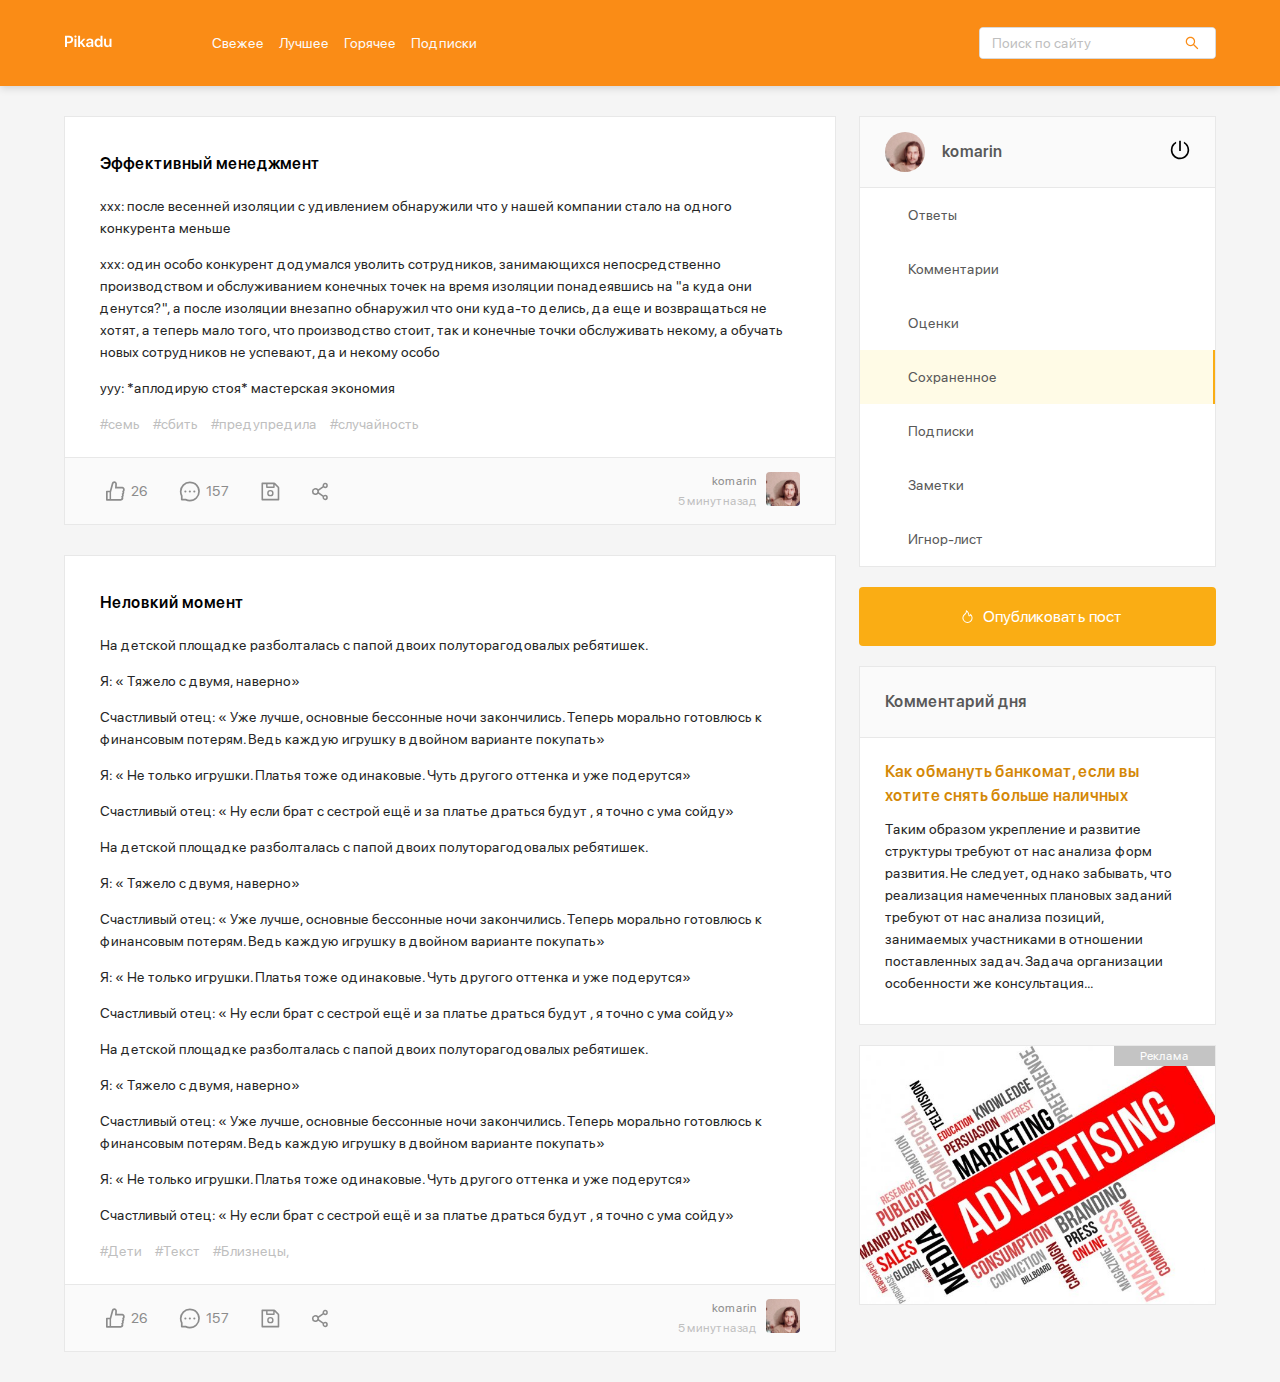
<file: index.html>
<!DOCTYPE html>
<html lang="ru">

<head>
  <meta charset="UTF-8">
  <meta name="viewport" content="width=device-width, initial-scale=1.0">
  <title>Pikadu - Главная</title>
  <link rel="stylesheet" href="css/style.css">
  <link rel="stylesheet" href="css/normalize.css">
</head>

<body>
  <header class="header">
    <div class="header-wrapper">
      <a href="index.html" class="header-logo">
        <img class="header-logo-image" src="img/logo.svg" alt="logo: Pikadu">
      </a>
      <nav class="header-nav">
        <ul>
          <ul class="header-menu">
            <li class="header-menu-item"><a href="#" class="header-menu-link">Свежее</a></li>
            <li class="header-menu-item"><a href="#" class="header-menu-link">Лучшее</a></li>
            <li class="header-menu-item"><a href="#" class="header-menu-link">Горячее</a></li>
            <li class="header-menu-item"><a href="#" class="header-menu-link">Подписки</a></li>
          </ul>
        </ul>
      </nav>
      <div class="input-group search">
        <input type="search" class="search-input" placeholder="Поиск по сайту">
        <button class="search-button">
          <img src="img/search.svg" alt="icon:search" class="search-icon">
        </button>
      </div>
      <a href="#" class="menu-toggle" id="menu-toggle">
        <span></span>
        <span></span>
        <span></span>
      </a>
    </div>
    <!-- /.header-wrapper -->
  </header>
  <div class="content">
    <main class="posts">
      <section class="post">
        <div class="post-body">
          <h2 class="post-title">Эффективный менеджмент</h2>
          <p class="post-text">xxx: после весенней изоляции с удивлением обнаружили что у нашей компании стало на одного
            конкурента меньше</p>
          <p class="post-text">xxx: один особо конкурент додумался уволить сотрудников, занимающихся непосредственно
            производством и обслуживанием
            конечных точек на время изоляции понадеявшись на "а куда они денутся?", а после изоляции внезапно обнаружил
            что они
            куда-то делись, да еще и возвращаться не хотят, а теперь мало того, что производство стоит, так и конечные
            точки
            обслуживать некому, а обучать новых сотрудников не успевают, да и некому особо</p>
          <p class="post-text">yyy: *аплодирую стоя* мастерская экономия</p>
          <div class="tags">
            <a href="#" class="tag">#семь</a>
            <a href="#" class="tag">#сбить</a>
            <a href="#" class="tag">#предупредила</a>
            <a href="#" class="tag">#случайность</a>
          </div>
        </div>
        <div class="post-footer">
          <div class="post-buttons">
            <button class="post-button likes">
              <svg width="19" height="20" class="icon icon-like">
                <use xlink:href="img/icons.svg#like"></use>
              </svg>
              <span class="likes-counter">26</span>
            </button>
            <button class="post-button comments">
              <svg width="21" height="21" class="icon icon-comment">
                <use xlink:href="img/icons.svg#comment"></use>
              </svg>
              <span class="comments-counter">157</span>
            </button>
            <button class="post-button save">
              <svg width="19" height="19" class="icon icon-save">
                <use xlink:href="img/icons.svg#save"></use>
              </svg>
            </button>
            <button class="post-button share">
              <svg width="17" height="19" class="icon icon-share">
                <use xlink:href="img/icons.svg#share"></use>
              </svg>
            </button>
          </div>
          <div class="post-autor">
            <div class="author-about">
              <a href="" class="autor-username">komarin</a>
              <span class="post-time">5 минут назад</span>
            </div>
            <a href="#" class="author-link"><img src="img/avatar.jpg" alt="avatar" class="autor-avatar"></a>
          </div>
        </div>
      </section>
      <section class="post">
        <div class="post-body">
          <h2 class="post-title">Неловкий момент</h2>
          <p class="post-text"> На детской площадке разболталась с папой двоих полуторагодовалых ребятишек.</p>
          <p class="post-text">Я: « Тяжело с двумя, наверно»</p>
          <p class="post-text">Счастливый отец: « Уже лучше, основные бессонные ночи закончились. Теперь морально
            готовлюсь к финансовым потерям. Ведь
            каждую игрушку в двойном варианте покупать»</p>
          <p class="post-text">Я: « Не только игрушки. Платья тоже одинаковые. Чуть другого оттенка и уже подерутся»</p>
          <p class="post-text">Счастливый отец: « Ну если брат с сестрой ещё и за платье драться будут , я точно с ума
            сойду»</p>
          <p class="post-text"> На детской площадке разболталась с папой двоих полуторагодовалых ребятишек.</p>
          <p class="post-text">Я: « Тяжело с двумя, наверно»</p>
          <p class="post-text">Счастливый отец: « Уже лучше, основные бессонные ночи закончились. Теперь морально
            готовлюсь к финансовым потерям. Ведь
            каждую игрушку в двойном варианте покупать»</p>
          <p class="post-text">Я: « Не только игрушки. Платья тоже одинаковые. Чуть другого оттенка и уже подерутся»</p>
          <p class="post-text">Счастливый отец: « Ну если брат с сестрой ещё и за платье драться будут , я точно с ума
            сойду»</p>
          <p class="post-text"> На детской площадке разболталась с папой двоих полуторагодовалых ребятишек.</p>
          <p class="post-text">Я: « Тяжело с двумя, наверно»</p>
          <p class="post-text">Счастливый отец: « Уже лучше, основные бессонные ночи закончились. Теперь морально
            готовлюсь к финансовым потерям. Ведь
            каждую игрушку в двойном варианте покупать»</p>
          <p class="post-text">Я: « Не только игрушки. Платья тоже одинаковые. Чуть другого оттенка и уже подерутся»</p>
          <p class="post-text">Счастливый отец: « Ну если брат с сестрой ещё и за платье драться будут , я точно с ума
            сойду»</p>
          <div class="tags">
            <a href="#" class="tag">#Дети</a>
            <a href="#" class="tag">#Текст</a>
            <a href="#" class="tag">#Близнецы,</a>
          </div>
        </div>
        <div class="post-footer">
          <div class="post-buttons">
            <button class="post-button likes">
              <svg width="19" height="20" class="icon icon-like">
                <use xlink:href="img/icons.svg#like"></use>
              </svg>
              <span class="likes-counter">26</span>
            </button>
            <button class="post-button comments">
              <svg width="21" height="21" class="icon icon-comment">
                <use xlink:href="img/icons.svg#comment"></use>
              </svg>
              <span class="comments-counter">157</span>
            </button>
            <button class="post-button save">
              <svg width="19" height="19" class="icon icon-save">
                <use xlink:href="img/icons.svg#save"></use>
              </svg>
            </button>
            <button class="post-button share">
              <svg width="17" height="19" class="icon icon-share">
                <use xlink:href="img/icons.svg#share"></use>
              </svg>
            </button>
          </div>
          <div class="post-autor">
            <div class="author-about">
              <a href="" class="autor-username">komarin</a>
              <span class="post-time">5 минут назад</span>
            </div>
            <a href="#" class="author-link"><img src="img/avatar.jpg" alt="avatar" class="autor-avatar"></a>
          </div>
        </div>
      </section>
    </main>
    <aside class="sidebar">
      <div class="user">
        <a href="#" class="user-info">
          <img width="40" height="40" src="img/avatar.jpg" alt="photo-user" class="user-avatar">
          <span class="user-name">komarin</span>
        </a>
        <a href="" class="exit">
          <svg class="icon icon-exit">
            <use xlink:href="img/icons.svg#exit"></use>
          </svg>
        </a>
      </div>
      <nav class="sidebar-nav">
        <ul class="sidebar-menu">
          <li class="sidebar-menu-item">
            <a href="#" class="sidebar-menu-link">Ответы</a>
          </li>
          <li class="sidebar-menu-item">
            <a href="#" class="sidebar-menu-link">Комментарии</a>
          </li>
          <li class="sidebar-menu-item">
            <a href="#" class="sidebar-menu-link">Оценки</a>
          </li>
          <li class="sidebar-menu-item">
            <a href="#" class="sidebar-menu-link active">Сохраненное</a>
          </li>
          <li class="sidebar-menu-item">
            <a href="#" class="sidebar-menu-link">Подписки</a>
          </li>
          <li class="sidebar-menu-item">
            <a href="#" class="sidebar-menu-link">Заметки</a>
          </li>
          <li class="sidebar-menu-item">
            <a href="#" class="sidebar-menu-link">Игнор-лист</a>
          </li>
        </ul>
      </nav>
      <a href="new-post.html" class="button button-new-post">
        <svg class="icon icon-fire">
          <use xlink:href="img/icons.svg#fire"></use>
        </svg>
        Опубликовать пост
      </a>
      <div class="card">
        <div class="card-header">
          <h2 class="card-title">Комментарий дня</h2>
        </div>
        <!-- /.card-header -->
        <div class="card-body">
          <a href="#" class="card-body-title">Как обмануть банкомат, если вы хотите снять больше наличных</a>
          <p class="card-text">Таким образом укрепление и развитие структуры требуют от нас анализа форм развития. Не
            следует, однако забывать, что реализация намеченных плановых заданий требуют от нас анализа позиций,
            занимаемых участниками в отношении поставленных задач. Задача организации особенности же консультация...</p>
        </div>
        <!-- /.card-body -->
      </div>
      <a href="#" class="promo">

      </a>
    </aside>
  </div>
  <script src="js/main.js"></script>
</body>

</html>
</file>
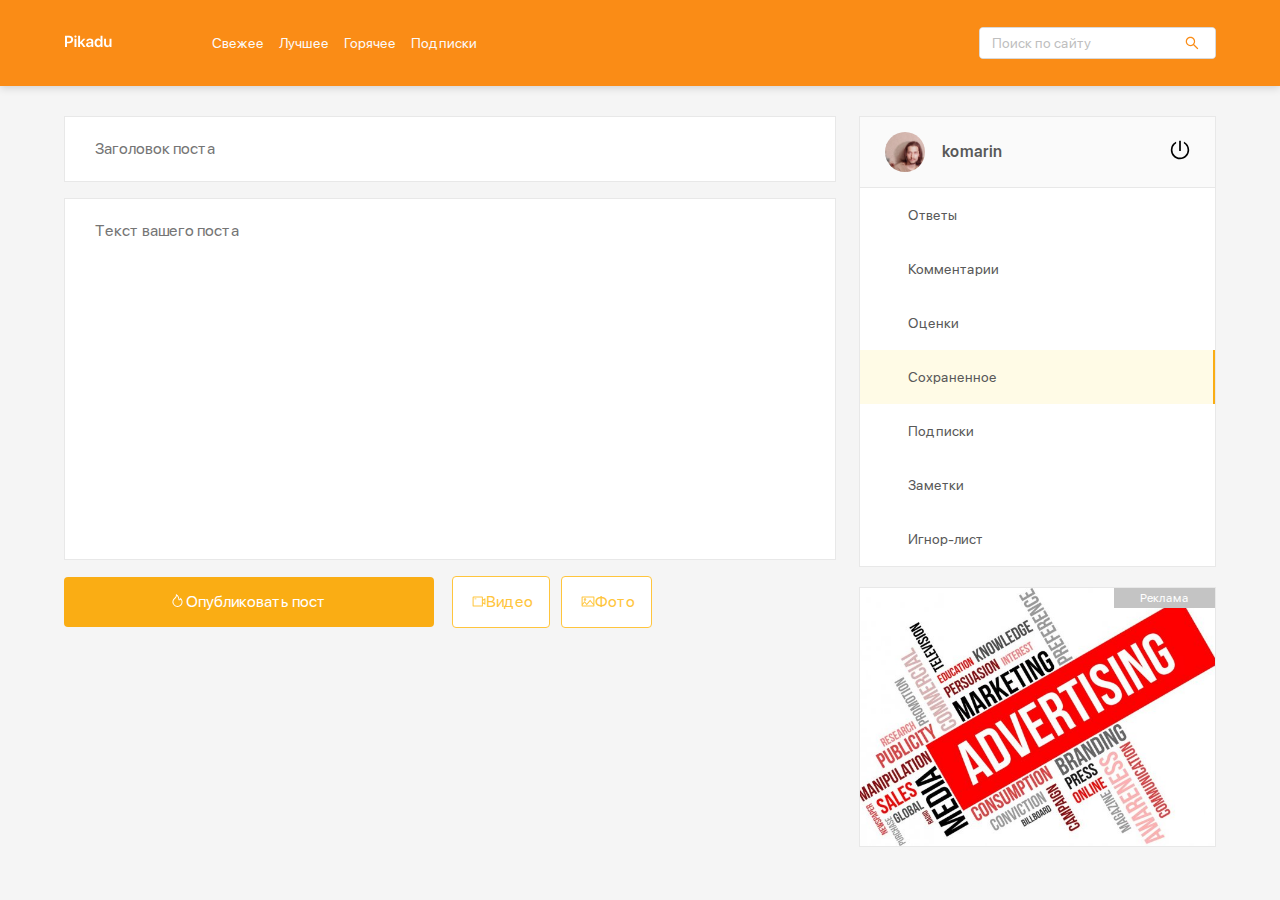
<file: new-post.html>
<!DOCTYPE html>
<html lang="ru">

<head>
  <meta charset="UTF-8">
  <meta name="viewport" content="width=device-width, initial-scale=1.0">
  <title>Pikadu - Новый пост</title>
  <link rel="stylesheet" href="css/style.css">
  <link rel="stylesheet" href="css/normalize.css">
</head>

<body>
  <header class="header">
    <div class="header-wrapper">
      <a href="index.html" class="header-logo">
        <img class="header-logo-image" src="img/logo.svg" alt="logo: Pikadu">
      </a>
      <nav class="header-nav">
        <ul>
          <ul class="header-menu">
            <li class="header-menu-item"><a href="#" class="header-menu-link">Свежее</a></li>
            <li class="header-menu-item"><a href="#" class="header-menu-link">Лучшее</a></li>
            <li class="header-menu-item"><a href="#" class="header-menu-link">Горячее</a></li>
            <li class="header-menu-item"><a href="#" class="header-menu-link">Подписки</a></li>
          </ul>
        </ul>
      </nav>
      <div class="input-group search">
        <input type="search" class="search-input" placeholder="Поиск по сайту">
        <button class="search-button">
          <img src="img/search.svg" alt="icon:search" class="search-icon">
        </button>
      </div>
      <a href="#" class="menu-toggle" id="menu-toggle">
        <span></span>
        <span></span>
        <span></span>
      </a>
    </div>
    <!-- /.header-wrapper -->
  </header>
  <div class="content">
    <main class="posts">
      <form action="#" class="add-post">
        <input type="text" name="post-title" class="add-title" placeholder="Заголовок поста">
        <textarea name="post-text" id="text" class="add-text" placeholder="Текст вашего поста"></textarea>
        <div class="add-buttons">
          <button type="submit" class="button add-button">
            <svg class="icon icon-fire1">
              <use xlink:href="img/icons.svg#fire"></use>
            </svg>
            Опубликовать пост
          </button>
          <button class="button button-outline">
            <svg class="icon icon-video">
              <use xlink:href="img/icons.svg#video"></use>
            </svg>Видео</button>
          <button class="button button-outline">
            <svg class="icon icon-photo">
              <use xlink:href="img/icons.svg#photo"></use>
            </svg>Фото
          </button>
        </div>
      </form>
    </main>
    <aside class="sidebar">
      <div class="user">
        <a href="#" class="user-info">
          <img width="40" height="40" src="img/avatar.jpg" alt="photo-user" class="user-avatar">
          <span class="user-name">komarin</span>
        </a>
        <a href="" class="exit">
          <svg class="icon icon-exit">
            <use xlink:href="img/icons.svg#exit"></use>
          </svg>
        </a>
      </div>
      <nav class="sidebar-nav">
        <ul class="sidebar-menu">
          <li class="sidebar-menu-item">
            <a href="#" class="sidebar-menu-link">Ответы</a>
          </li>
          <li class="sidebar-menu-item">
            <a href="#" class="sidebar-menu-link">Комментарии</a>
          </li>
          <li class="sidebar-menu-item">
            <a href="#" class="sidebar-menu-link">Оценки</a>
          </li>
          <li class="sidebar-menu-item">
            <a href="#" class="sidebar-menu-link active">Сохраненное</a>
          </li>
          <li class="sidebar-menu-item">
            <a href="#" class="sidebar-menu-link">Подписки</a>
          </li>
          <li class="sidebar-menu-item">
            <a href="#" class="sidebar-menu-link">Заметки</a>
          </li>
          <li class="sidebar-menu-item">
            <a href="#" class="sidebar-menu-link">Игнор-лист</a>
          </li>
        </ul>
      </nav>
      <a href="#" class="promo">

      </a>
    </aside>
  </div>
  <script src="js/main.js"></script>
</body>

</html>
</file>
<file: css/style.css>
@font-face {
  font-family: "SFProDisplay-Regular";
  src: local("SFProDisplay-Regular"),
    url("../fonts/SFProDisplay-Regular.woff") format("woff"),
    url("../fonts/SFProDisplay-Regular.woff2") format("woff2");
  font-weight: normal;
}

@font-face {
  font-family: "SFProDisplay-Semibold";
  src: local("SFProDisplay-Semibold"),
    url("../fonts/SFProDisplay-Semibold.woff") format("woff"),
    url("../fonts/SFProDisplay-Semibold.woff2") format("woff2");
  font-weight: bold;
}

* {
  box-sizing: border-box;
}

body {
  font-family: 'SFProDisplay-Regular', sans-serif;
  background: #F5F5F5;
}

.header {
  background: #FA8C16;
  padding-top: 16px;
  padding-bottom: 16px;
  box-shadow: 0px 2px 8px rgba(0, 0, 0, 0.15);
  margin-bottom: 30px;
}

.header-wrapper {
  max-width: 1200px;
  width: 90%;
  margin: auto;
  display: flex;
  justify-content: space-between;
  align-items: center;
}

.header-nav {
  margin-left: 60px;
  margin-right: auto;
}

.header-menu {
  display: flex;
  list-style: none;
  padding: 0;
  margin: 0;
}

.header-menu-link {
  text-decoration: none;
  color: #fafafa;
  margin-right: 15px;
  font-size: 14px;
  line-height: 22px;
}

.input-group {
  max-width: 237px;
  width: 60%;
  height: 32px;
  position: relative;
  background-color: white;
  border-radius: 4px;
  overflow: hidden;
  border: 1px solid #D9D9D9;
}

.search-input {
  width: 80%;
  height: 100%;
  border: none;
  font-size: 14px;
  line-height: 22px;
  padding-left: 12px;
}

.search-button {
  height: 100%;
  width: 20%;
  border: none;
  background-color: #fff;
  position: absolute;
  right: 0;
  top: 0;
  cursor: pointer;
  display: flex;
  align-items: center;
  justify-content: center;
}

.search-input::-moz-placeholder {
  color: #BFBFBF;
}

.search-input::-webkit-input-placeholder {
  color: #BFBFBF;
}

.search-input:-ms-input-placeholder {
  color: #BFBFBF;
}

.search-input::-ms-input-placeholder {
  color: #BFBFBF;
}

.search-input::placeholder {
  color: #BFBFBF;
}

.menu-toggle {
  display: none;
}

.content {
  max-width: 1200px;
  width: 90%;
  margin: auto;
  display: flex;
  align-items: flex-start;
  justify-content: space-between;
}

.posts {
  width: 67%;
}

.post {
  background-color: white;
  border: 1px solid #E8E8E8;
  margin-bottom: 30px;
}

.post-body {
  padding-top: 35px;
  padding-left: 35px;
  padding-right: 35px;
  padding-bottom: 0px;
}

.post-title {
  font-family: "SFProDisplay-Semibold", sans-serif;
  margin-top: 0;
  margin-bottom: 19px;
  font-weight: 600;
  font-size: 16px;
  line-height: 24px;
}

.post-text {
  color: #262626;
  font-weight: normal;
  font-size: 14px;
  line-height: 22px;
  
}

.tags {
  margin-bottom: 22px;
}

.tag {
  color: #BFBFBF;
  font-size: 14px;
  line-height: 22px;
  margin-right: 10px;
  text-decoration: none;
}

.post-footer {
  border-top: 1px solid #E8E8E8;
  background: #FAFAFA;
  display: flex;
  justify-content: space-between;
  padding-left: 35px;
  padding-right: 35px;
  padding-top: 13px;
  padding-bottom: 13px;
}

.post-buttons {
  display: flex;
  align-items: center;
}

.post-button .icon {
  fill: #8c8c8c;
}

.icon-like,
.icon-comment {
  margin-right: 6px;
}

.post-button {
  background-color: transparent;
  border: none;
  color: #8c8c8c;
  display: flex;
  align-items: center;
  font-size: 14px;
  line-height: 22px;
  margin-right: 19px;
  cursor: pointer;
}

.post-autor {
  display: flex;
  align-items: center;
  text-align: right;
}

.autor-avatar {
  width: 34px;
  height: 34px;
  margin-left: 9px;
  border-radius: 4px;
}

.autor-username {
  display: block;
  color: #8c8c8c;
  font-size: 12px;
  line-height: 20px;
  text-decoration: none;
}

.post-time {
  color: #BFBFBF;
  font-size: 12px;
  line-height: 20px;
}

.sidebar {
  width: 31%;
}

.user {
  background-color: #fafafa;
  border: 1px solid #E8E8E8;
  padding: 15px 25px;
  display: flex;
  align-items: center;
  justify-content: space-between;
}

.user-info {
  display: flex;
  align-items: center;
  text-decoration: none;
}

.user-avatar {
  border-radius: 50%;
  margin-right: 17px;
}

.user-name {
  font-family: "SFProDisplay-Semibold", sans-serif;
  font-size: 16px;
  line-height: 24px;
  color: #595959;
}

.icon-exit {
  width: 20px;
  height: 20px
}

.sidebar-nav {
  background-color: #fff;
}

.sidebar-menu {
  margin: 0;
  border: 1px solid #E8E8E8;
  border-top: none;
  list-style-type: none;
  padding: 0;
}

.sidebar-menu-link {
  text-decoration: none;
  font-style: normal;
  font-weight: normal;
  font-size: 14px;
  line-height: 22px;
  color: #595959;
  padding: 16px 48px;
  display: inline-block;
  width: 100%;
}

.sidebar-menu-link:hover {
  background-color: #FFFBE6;
}

.sidebar-menu-link.active {
  background-color: #FFFBE6;
  border-right: 2px solid #FAAD14;
}

.button {
  background: #FAAD14;
  border-radius: 4px;
  border: none;
  text-decoration: none;
  color: #ffffff;
  font-style: normal;
  font-weight: normal;
  font-size: 16px;
  line-height: 24px;
  padding: 13px;
  cursor: pointer;
}

.button-outline {
  background-color: #fff;
  border: 1px solid #ffc53d;
  border-radius: 4px;
  color: #FFC53D;
  padding-left: 19px;
  padding-right: 16px;
  cursor: pointer;
}

.button-outline .icon {
  width: 14px;
  height: 11px;
  fill: #FFC53D;
}

.button-new-post {
  display: flex;
  align-items: center;
  justify-content: center;
  width: 100%;
  margin-top: 20px;
}

.icon-fire {
  fill: #fff;
  width: 11px;
  height: 13px;
  margin: 10px;
}

.icon-fire1 {
  fill: #fff;
  width: 11px;
  height: 13px;
  top: calc(50% - 16px/2);
}

.card {
  background: #FFFFFF;
  border: 1px solid #E8E8E8;
  margin-top: 20px;
}

.card-header {
  background: #fafafa;
  border-bottom: 1px solid #E8E8E8;
  padding: 23px 25px;
}

.card-title {
  margin: 0;
  font-style: normal;
  font-family: "SFProDisplay-Semibold", sans-serif;
  font-size: 16px;
  line-height: 24px;
  color: #595959;
}

.card-body {
  padding: 22px 40px 20px 25px;
}

.card-body-title {
  text-decoration: none;
  margin: 0 0 10px;
  text-decoration: none;
  font-style: normal;
  font-family: "SFProDisplay-Semibold", sans-serif;
  font-size: 16px;
  line-height: 24px;
  color: #D48806;
}

.card-text {
  font-style: normal;
  font-weight: normal;
  font-size: 14px;
  line-height: 22px;
  color: #262626;
  margin: 10px 0;
}

.promo {
  display: block;
  background: #fff url('../img/reklama.jpg') no-repeat center center / cover;
  width: 100%;
  height: 260px;
  border: 1px solid #E8E8E8;
  margin-top: 20px;
  position: relative;
}

.promo::before {
  content: "Реклама";
  position: absolute;
  right: 0;
  top: 0;
  background: #c4c4c4;
  padding-left: 26px;
  padding-right: 26px;
  font-size: 12px;
  line-height: 20px;
  text-align: center;
  color: #FFFFFF;
}

.add-post {
  display: flex;
  flex-direction: column;
}

.add-title,
.add-text {
  background: #fff;
  border: 1px solid #E8E8E8;
  padding: 23px 30px;
  margin-bottom: 16px;
}

.add-text {
  min-height: 362px;
  resize: none;
}

.add-button {
  width: 100%;
  max-width: 370px;
  margin-right: 2%;
}

.add-post .button-outline {
  margin-right: 1%;
}

@media (max-width:900px) {
  .menu-toggle {
    display: flex;
    flex-direction: column;
    justify-content: space-between;
    width: 30px;
    height: 20px;
    margin: 12px;
  }

  .menu-toggle span {
    height: 2px;
    width: 100%;
    background-color: #fff;
  }

  .header {
    position: fixed;
    z-index: 100;
    left: 0;
    top: 0;
    right: 0;
    width: 100%
  }

  .content {
    margin-top: 94px;
    margin-bottom: 60px;
  }

  .sidebar {
    position: fixed;
    z-index: 101;
    top: 77px;
    right: 0;
    bottom: 0;
    height: calc(100% - 77px);
    max-width: 320px;
    width: 100%;
    background: #fff;
    box-shadow: 1px 1px 10px rgba(0, 0, 0, 0.15);
    padding: 30px;
    transform: translateX(100%);
    transition: transform 0.2s;
    overflow-y: auto;
  }

  .sidebar.visible {
    transform: translateX(0);
  }

  .posts {
    width: 100%;
  }

  .header-nav {
    display: none;
  }

  .header-menu {
    width: 90%;
    margin: auto;
  }
}

@media (max-width:676px) {
  .add-buttons {
    display: flex;
    flex-direction: column;
  }

  .add-button {
    width: 100%;
    max-width: 100%
  }

  .add-post .button-outline {
    margin-right: 0;
    margin-top: 10px;
  }
}

@media (max-width:576px) {

  .post-footer {
    flex-direction: column;
  }

  .post-autor {
    margin-top: 15px;
  }

  .autor-avatar {
    margin-left: 0;
    margin-right: 10px;
  }

  .author-about {
    order: 2;
    text-align: left;
  }


  .add-button {
    width: 100%;
  }
}
</file>
